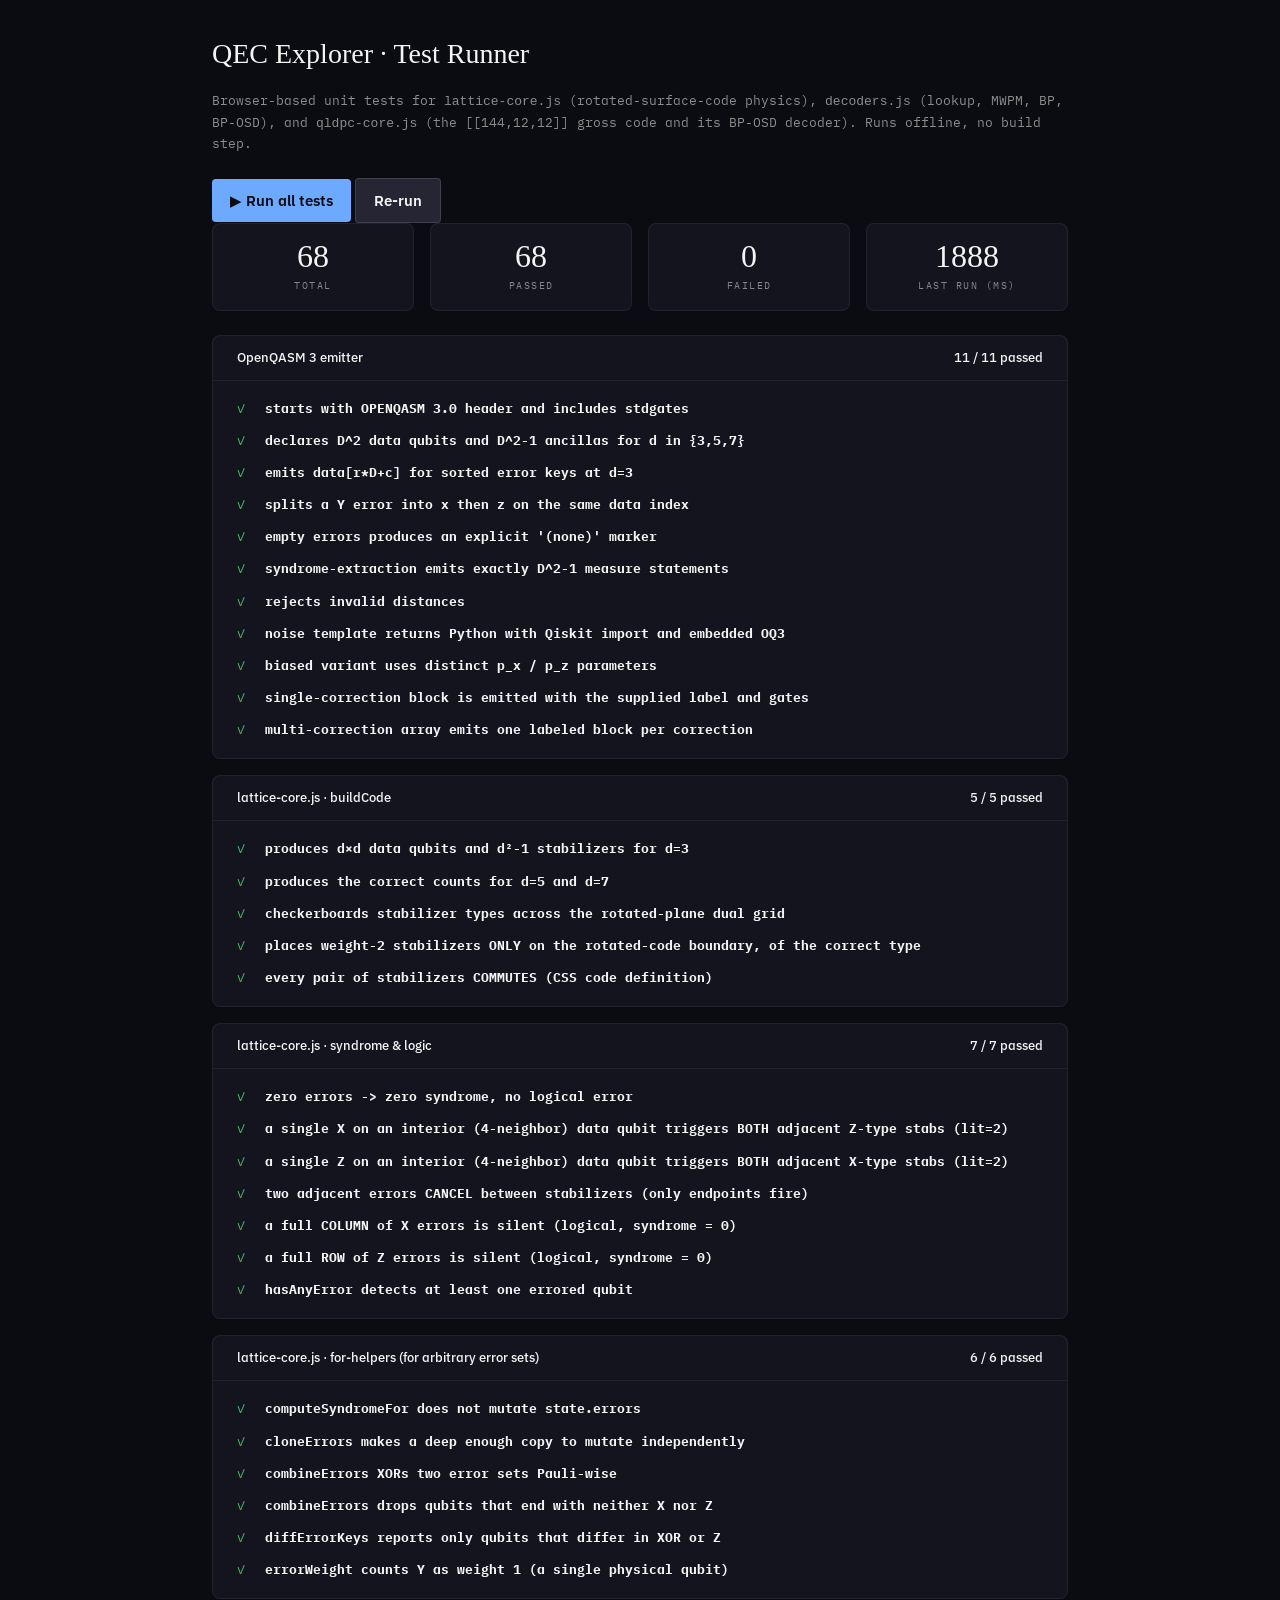
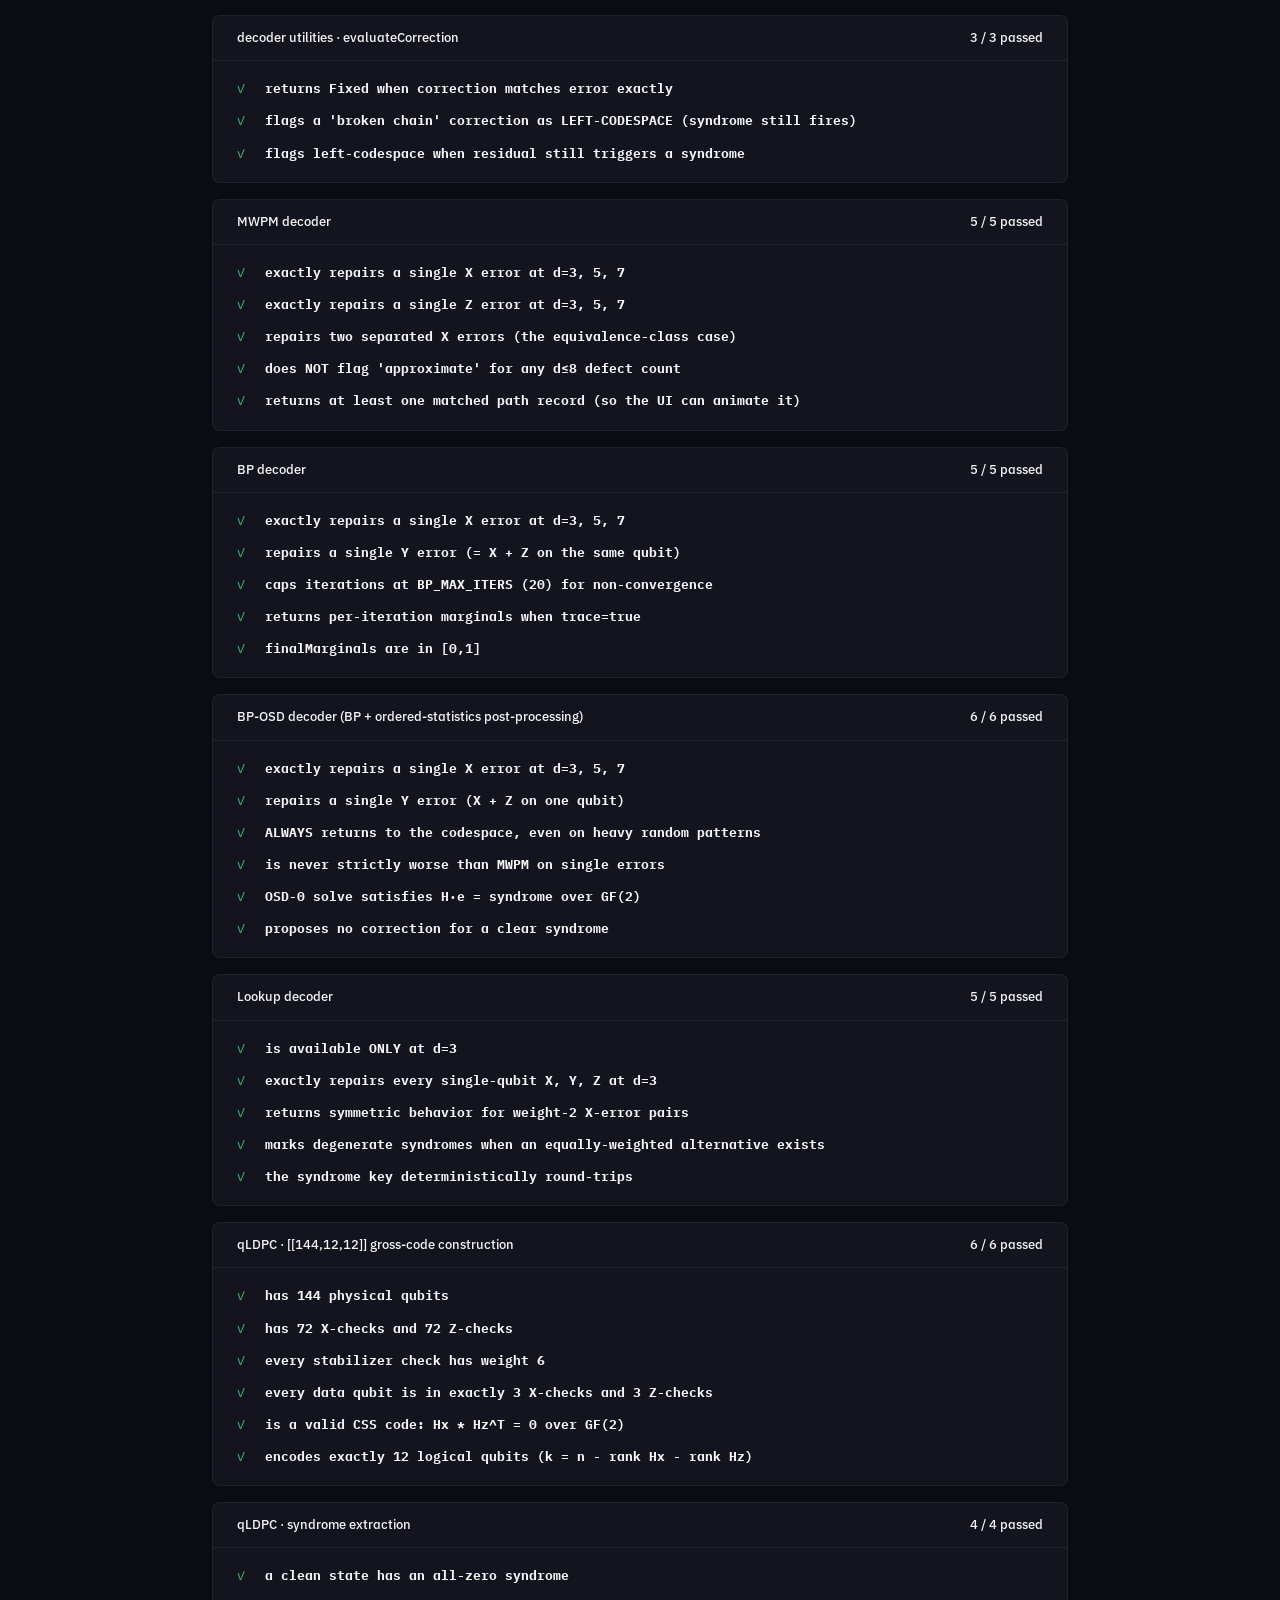
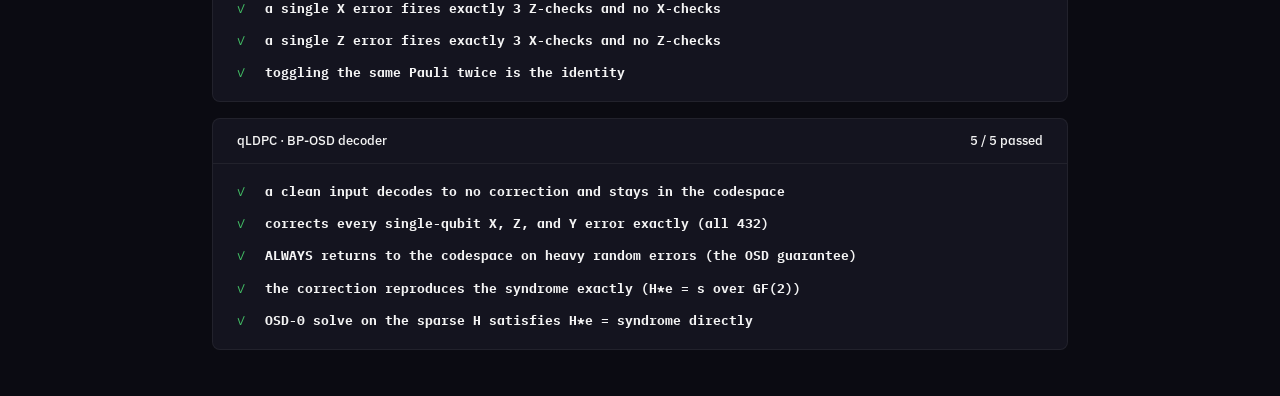
<file: tests/test-runner.html>
<!DOCTYPE html>
<html lang="en">
<head>
<meta charset="UTF-8">
<title>QEC Explorer · Test Runner</title>
<link rel="preconnect" href="https://fonts.googleapis.com">
<link rel="preconnect" href="https://fonts.gstatic.com" crossorigin>
<link href="https://fonts.googleapis.com/css2?family=IBM+Plex+Mono:wght@400;500&family=IBM+Plex+Sans:wght@400;500;600&display=swap" rel="stylesheet">
<link rel="stylesheet" href="../assets/theme.css">
<link rel="stylesheet" href="../assets/qec-modal.css">
<style>
  body { padding: var(--space-6); max-width: 920px; margin: 0 auto; }
  h1 { font-family: var(--font-display); font-weight: 400; font-size: 28px; margin-bottom: var(--space-4); }
  .meta { color: var(--text-tertiary); font-family: var(--font-mono); font-size: 13px; margin-bottom: var(--space-5); }
  .summary { display: grid; grid-template-columns: repeat(4, 1fr); gap: var(--space-4); margin-bottom: var(--space-5); }
  .summary .stat { background: var(--surface-1); border: 1px solid var(--border-subtle); border-radius: var(--radius-md); padding: var(--space-4); text-align: center; }
  .summary .v { font-family: var(--font-display); font-size: 32px; color: var(--text-primary); line-height: 1; }
  .summary .k { font-family: var(--font-mono); font-size: 10px; letter-spacing: 1.5px; text-transform: uppercase; color: var(--text-hint); margin-top: 6px; }
  #results { font-family: var(--font-mono); font-size: 13px; }
  #results .group { margin: var(--space-4) 0; border: 1px solid var(--border-subtle); border-radius: var(--radius-md); background: var(--surface-1); }
  #results .group-head { padding: var(--space-3) var(--space-5); border-bottom: 1px solid var(--border-subtle); font-family: var(--font-sans); font-weight: 500; display: flex; justify-content: space-between; }
  #results .group-body { padding: var(--space-3) var(--space-5); }
  #results .test { padding: 6px 0; display: grid; grid-template-columns: 20px 1fr; gap: 8px; }
  #results .test.pass .mark { color: var(--success); }
  #results .test.fail .mark { color: var(--danger); font-weight: 700; }
  #results .test.skip .mark { color: var(--text-hint); }
  #results .test .name b { color: var(--text-primary); }
  #results .test .name small { color: var(--text-hint); }
  #results .failure-detail { background: var(--danger-bg); color: var(--danger); padding: 8px 12px; border-radius: 4px; margin-top: 4px; font-size: 12px; white-space: pre-wrap; }
  .run-btn { display: inline-block; padding: 10px 18px; background: var(--interactive); color: var(--text-on-color); border: 0; border-radius: var(--radius-sm); font-weight: 600; cursor: pointer; }
  .run-btn:hover { filter: brightness(1.08); }
  .run-btn:focus-visible { outline: 2px solid var(--focus); outline-offset: 2px; }
</style>
</head>
<body>

<h1>QEC Explorer · Test Runner</h1>

<p class="meta">Browser-based unit tests for <code>lattice-core.js</code> (rotated-surface-code physics), <code>decoders.js</code> (lookup, MWPM, BP, BP-OSD), and <code>qldpc-core.js</code> (the [[144,12,12]] gross code and its BP-OSD decoder). Runs offline, no build step.</p>

<p><button class="run-btn" id="runBtn">▶ Run all tests</button>
   <button class="run-btn" id="runBtnAgain" style="background: var(--surface-3); color: var(--text-primary); border: 1px solid var(--border-default);">Re-run</button></p>

<div id="summary" class="summary" aria-live="polite">
  <div class="stat"><div class="v" id="sumTotal">0</div><div class="k">Total</div></div>
  <div class="stat"><div class="v" id="sumPass">0</div><div class="k">Passed</div></div>
  <div class="stat"><div class="v" id="sumFail">0</div><div class="k">Failed</div></div>
  <div class="stat"><div class="v" id="sumMs">0</div><div class="k">Last run (ms)</div></div>
</div>

<div id="results"></div>

<!-- Load the SAME physics and decoders that the production pages use. -->
<script src="../lattice-core.js"></script>
<script src="../decoders.js"></script>
<!-- Module 4 physics: the [[144,12,12]] gross code + its BP-OSD decoder. -->
<script src="../qldpc-core.js"></script>
<!-- Pure OpenQASM 3 emitter shared by the production export buttons. -->
<script src="../assets/qec-openqasm.js"></script>
<!-- Tiny test framework: QECT.describe / it / assert. Must load BEFORE the test
     files because each test file calls QECT.describe(...) at parse time. -->
<script src="./qec-tests.js"></script>
<!-- Load each test file -->
<script src="./openqasm.test.js"></script>
<script src="./syndrome.test.js"></script>
<script src="./decoder.test.js"></script>
<script src="./lookup.test.js"></script>
<script src="./qldpc.test.js"></script>

<!-- Boot -->
<script>
  document.getElementById("runBtn").addEventListener("click", function () { QECT.run(); });
  document.getElementById("runBtnAgain").addEventListener("click", function () { QECT.run(); });
  // auto-run on load (so CI / a researcher can just open the page)
  window.addEventListener("DOMContentLoaded", function () { QECT.run(); });
</script>
</body>
</html>
</file>
<file: assets/theme.css>
/* ============================================================
   QEC EXPLORER - assets/theme.css
   ------------------------------------------------------------
   Shared design system. Loaded by every page in place of the
   inline per-page CSS so colors, typography, and components stay
   consistent as the project grows.

   Design lineage
   ----------------
   Token names and color scale inspired by IBM's Carbon Design
   System (Apache-2.0 / MIT-licensed Token API). All colors are
   tuned for a dark, scientific instrument feel - cool grays,
   a vivid interactive blue, plus domain-specific semantic colors
   for X / Z / Y Pauli errors and syndrome detection.

   Typography: IBM Plex Sans + IBM Plex Mono, served by Google
   Fonts under the SIL Open Font License.

   No external assets, no JS dependency.
   ============================================================ */

/* ------------------------------------------------------------
   1 · Reset + base typography
   ------------------------------------------------------------ */
*, *::before, *::after { box-sizing: border-box; margin: 0; padding: 0; }

html {
  scroll-behavior: smooth;
  /* Honor user motion preference globally */
}
@media (prefers-reduced-motion: reduce) {
  html { scroll-behavior: auto; }
  *, *::before, *::after {
    animation-duration: 0.01ms !important;
    animation-iteration-count: 1 !important;
    transition-duration: 0.01ms !important;
  }
}

body {
  background: var(--surface-bg);
  color: var(--text-primary);
  font-family: var(--font-sans);
  font-size: 15px;
  line-height: 1.55;
  font-feature-settings: "kern" 1, "liga" 1, "ss01" 1;
  -webkit-font-smoothing: antialiased;
  text-rendering: optimizeLegibility;
}

/* ------------------------------------------------------------
   2 · Design tokens (single source of truth)
   ------------------------------------------------------------ */
:root {
  /* Type ---------------------------------------------------- */
  --font-sans: "IBM Plex Sans", system-ui, -apple-system, "Segoe UI", Helvetica, Arial, sans-serif;
  --font-mono: "IBM Plex Mono", ui-monospace, "SF Mono", Menlo, Consolas, monospace;
  --font-display: "IBM Plex Serif", Georgia, "Times New Roman", serif;

  /* Surfaces ------------------------------------------------ */
  --surface-bg: #0b0b12;          /* page background */
  --surface-1: #14141f;           /* cards */
  --surface-2: #1c1c2a;           /* nested surfaces */
  --surface-3: #252533;           /* hover, wells */
  --surface-raised: #181823;      /* raised cards */
  --surface-overlay: rgba(11, 11, 18, 0.82); /* sticky bar */

  /* Borders ------------------------------------------------- */
  --border-subtle: rgba(255, 255, 255, 0.06);
  --border-default: rgba(255, 255, 255, 0.12);
  --border-strong: rgba(255, 255, 255, 0.24);

  /* Text ---------------------------------------------------- */
  --text-primary: #f4f4f4;
  --text-secondary: #c6c6c6;
  --text-tertiary: #8d8d8d;
  /* --text-hint lightened from #6f6f7f to meet WCAG 2.1 AA (>= 4.5:1) for
     small hint text on the common surfaces: 5.39 on --surface-bg, 5.02 on
     --surface-1, 4.62 on --surface-2. Kept a slight cool tint so it stays
     visually distinct from the neutral --text-tertiary tier. */
  --text-hint: #858592;
  /* Disabled text is exempt from WCAG contrast minimums by design. */
  --text-disabled: #525252;
  --text-on-color: #0b0b12;

  /* Brand / interactive ------------------------------------- */
  --interactive: #6daaff;
  --interactive-hover: #97c1ff;
  --interactive-active: #4589ff;
  --focus: #6daaff;

  /* Semantic status ---------------------------------------- */
  --success: #42be65;
  --success-bg: rgba(66, 190, 101, 0.12);
  --warning: #f1c21b;
  --warning-bg: rgba(241, 194, 27, 0.12);
  --danger:  #ff8389;
  --danger-bg: rgba(255, 131, 137, 0.12);
  --info:    #4589ff;
  --info-bg: rgba(69, 137, 255, 0.10);

  /* Quantum-domain colors (preserved semantics) ------------ */
  --pauli-x:    #ff8389;   /* bit-flip */
  --pauli-z:    #4589ff;   /* phase-flip */
  --pauli-y:    #f1c21b;   /* both */
  --stab-z:     #08bdba;   /* Z-detector, catches X */
  --stab-x:     #d12771;   /* X-detector, catches Z */
  --syndrome:   #a56eff;   /* lit detector */
  --qubit-rest: #39394a;
  --qubit-stroke: #62628a;

  /* Legacy aliases (existing pages may use --purple etc.) -- */
  --purple: var(--syndrome);
  --coral:  var(--pauli-x);
  --blue:   var(--pauli-z);
  --gold:   var(--warning);
  --teal:   var(--stab-z);
  --pink:   var(--stab-x);
  --green:  var(--success);
  --red:    var(--danger);
  --bg:     var(--surface-bg);
  --s1:     var(--surface-1);
  --s2:     var(--surface-2);
  --s3:     var(--surface-3);
  --bdr:    var(--border-subtle);
  --bdr2:   var(--border-default);
  --txt:    var(--text-primary);
  --dim:    var(--text-secondary);
  --hint:   var(--text-hint);

  /* Geometry ------------------------------------------------ */
  --radius-sm: 4px;
  --radius-md: 8px;
  --radius-lg: 12px;
  --radius-pill: 999px;

  /* 8px spacing scale */
  --space-1: 4px;
  --space-2: 8px;
  --space-3: 12px;
  --space-4: 16px;
  --space-5: 24px;
  --space-6: 32px;
  --space-7: 48px;
  --space-8: 64px;

  /* Layout -------------------------------------------------- */
  --max-w: 1280px;
  --max-w-prose: 760px;

  /* Z-index scale */
  --z-sticky: 50;
  --z-overlay: 80;
  --z-popover: 90;
  --z-toast: 100;
}

/* ------------------------------------------------------------
   3 · Global element defaults
   ------------------------------------------------------------ */
a {
  color: var(--interactive);
  text-decoration: none;
  transition: color 120ms ease;
}
a:hover { color: var(--interactive-hover); }
a:focus-visible {
  outline: 2px solid var(--focus);
  outline-offset: 2px;
  border-radius: 2px;
}

button, input, select, textarea {
  font: inherit;
  color: inherit;
}

::selection { background: rgba(109, 170, 255, 0.30); color: var(--text-primary); }

/* ------------------------------------------------------------
   4 · Reusable components
   ------------------------------------------------------------ */

/* --- Top bar --- */
.topbar {
  position: sticky;
  top: 0;
  z-index: var(--z-sticky);
  display: flex;
  align-items: center;
  justify-content: space-between;
  gap: var(--space-5);
  padding: var(--space-4) var(--space-6);
  background: var(--surface-overlay);
  backdrop-filter: blur(12px);
  -webkit-backdrop-filter: blur(12px);
  border-bottom: 1px solid var(--border-subtle);
}
.brand {
  font-family: var(--font-display);
  font-size: 22px;
  font-weight: 400;
  letter-spacing: -0.005em;
  color: var(--text-primary);
}
.brand em {
  font-style: italic;
  color: var(--syndrome);
}
.brand .module {
  font-family: var(--font-mono);
  font-size: 10px;
  letter-spacing: 2px;
  color: var(--text-tertiary);
  text-transform: uppercase;
  margin-left: var(--space-3);
}
.topbar a, .topbar .link {
  color: var(--text-secondary);
  font-size: 13px;
  text-decoration: none;
  transition: color 120ms ease;
}
.topbar a:hover, .topbar .link:hover { color: var(--text-primary); }
.topbar .links { display: flex; gap: var(--space-5); }

/* --- Project ribbon --- */
.project-strip {
  max-width: var(--max-w);
  margin: var(--space-5) auto 0;
  padding: 0 var(--space-6);
}
.project-strip-inner {
  display: flex;
  align-items: center;
  gap: var(--space-4);
  flex-wrap: wrap;
  padding: 12px 18px;
  background:
    linear-gradient(90deg, rgba(165, 110, 255, 0.10), rgba(8, 189, 186, 0.06)),
    var(--surface-1);
  border: 1px solid var(--border-subtle);
  border-radius: var(--radius-md);
}
.project-strip .crumb {
  font-family: var(--font-mono);
  font-size: 10px;
  letter-spacing: 2px;
  text-transform: uppercase;
  color: var(--syndrome);
  white-space: nowrap;
}
.project-strip .crumb b {
  color: var(--text-primary);
  font-weight: 500;
}
.project-strip .steps {
  display: flex;
  align-items: center;
  gap: var(--space-2);
  flex-wrap: wrap;
  font-size: 12px;
  color: var(--text-secondary);
}
.project-strip .pill {
  font-size: 11px;
  padding: 3px 10px;
  border-radius: var(--radius-pill);
  border: 1px solid var(--border-default);
  white-space: nowrap;
  text-decoration: none;
  color: var(--text-secondary);
  transition: all 150ms ease;
}
.project-strip .pill:hover {
  border-color: var(--interactive);
  color: var(--text-primary);
}
.project-strip .pill.now {
  background: var(--syndrome);
  border-color: var(--syndrome);
  color: var(--text-on-color);
  font-weight: 600;
}
.project-strip .pill.soon { color: var(--text-hint); }
.project-strip .arrow { color: var(--text-hint); }

/* --- Page wrap --- */
.wrap {
  max-width: var(--max-w);
  margin: 0 auto;
  padding: var(--space-6) var(--space-6) var(--space-8);
}

/* --- Lead / hero text block --- */
.lead { margin-bottom: var(--space-6); max-width: 760px; }
.lead .eyebrow {
  font-family: var(--font-mono);
  font-size: 10px;
  letter-spacing: 4px;
  text-transform: uppercase;
  color: var(--syndrome);
  margin-bottom: 12px;
}
.lead h1, .hero h1 {
  font-family: var(--font-display);
  font-size: clamp(32px, 5vw, 52px);
  line-height: 1.05;
  font-weight: 400;
  letter-spacing: -0.015em;
  margin-bottom: 14px;
}
.lead h1 em, .hero h1 em {
  font-style: italic;
  color: var(--syndrome);
}
.lead p {
  color: var(--text-secondary);
  font-size: 16.5px;
  font-weight: 300;
  line-height: 1.7;
}

/* --- Panels / cards --- */
.panel {
  background: var(--surface-1);
  border: 1px solid var(--border-subtle);
  border-radius: var(--radius-md);
  padding: var(--space-5);
}
.panel h3 {
  font-family: var(--font-mono);
  font-size: 11px;
  letter-spacing: 2px;
  text-transform: uppercase;
  color: var(--syndrome);
  margin-bottom: var(--space-4);
}
.panel h3.alt { color: var(--pauli-x); }

/* --- Segmented / tab buttons --- */
.seg {
  display: flex;
  gap: 6px;
  flex-wrap: wrap;
  margin-bottom: var(--space-4);
}
.seg button {
  flex: 1;
  min-width: 60px;
  padding: 9px 12px;
  background: var(--surface-2);
  border: 1px solid var(--border-subtle);
  border-radius: var(--radius-sm);
  color: var(--text-secondary);
  font-family: var(--font-mono);
  font-size: 12px;
  cursor: pointer;
  transition: all 150ms ease;
}
.seg button:hover {
  border-color: var(--border-default);
  color: var(--text-primary);
}
.seg button:focus-visible {
  outline: 2px solid var(--focus);
  outline-offset: 2px;
}
.seg button.on { color: var(--text-on-color); font-weight: 600; }
.seg button.on[data-v="X"]   { background: var(--pauli-x); border-color: var(--pauli-x); }
.seg button.on[data-v="Z"]   { background: var(--pauli-z); border-color: var(--pauli-z); }
.seg button.on[data-v="Y"]   { background: var(--pauli-y); border-color: var(--pauli-y); }

/* --- Primary / secondary buttons --- */
.btn, button.btn {
  width: 100%;
  padding: 10px 14px;
  background: var(--surface-2);
  border: 1px solid var(--border-default);
  border-radius: var(--radius-sm);
  color: var(--text-primary);
  font-family: var(--font-sans);
  font-size: 13px;
  font-weight: 500;
  cursor: pointer;
  transition: all 150ms ease;
  margin-top: 6px;
}
.btn:hover {
  border-color: var(--interactive);
  background: var(--surface-3);
}
.btn:focus-visible {
  outline: 2px solid var(--focus);
  outline-offset: 2px;
}
.btn:disabled { opacity: 0.5; cursor: not-allowed; }
.btn.primary {
  background: var(--interactive);
  border-color: var(--interactive);
  color: var(--text-on-color);
  font-weight: 600;
}
.btn.primary:hover { filter: brightness(1.08); }
.btn.danger:hover { border-color: var(--danger); }

/* --- Form controls --- */
input[type=range] {
  width: 100%;
  appearance: none;
  -webkit-appearance: none;
  height: 4px;
  border-radius: 2px;
  background: var(--surface-3);
  outline: none;
  cursor: pointer;
  margin: var(--space-1) 0;
}
input[type=range]::-webkit-slider-thumb {
  -webkit-appearance: none;
  width: 16px;
  height: 16px;
  border-radius: 50%;
  background: var(--interactive);
  border: 2px solid var(--surface-bg);
  cursor: pointer;
}
input[type=range]::-moz-range-thumb {
  width: 16px;
  height: 16px;
  border-radius: 50%;
  background: var(--interactive);
  border: 2px solid var(--surface-bg);
  cursor: pointer;
}
input[type=range]:focus-visible { outline: 2px solid var(--focus); outline-offset: 4px; }
input[type=number], input[type=text], select, textarea {
  width: 100%;
  padding: 8px 10px;
  background: var(--surface-2);
  border: 1px solid var(--border-default);
  border-radius: var(--radius-sm);
  color: var(--text-primary);
  font-family: var(--font-mono);
  font-size: 13px;
}
input[type=number]:focus, input[type=text]:focus, select:focus, textarea:focus {
  outline: 2px solid var(--focus);
  outline-offset: 1px;
  border-color: var(--border-default);
}

/* --- Inline labels for controls --- */
.ctrl-label, .lbl {
  font-size: 12px;
  color: var(--text-secondary);
  margin: var(--space-4) 0 var(--space-2);
  display: flex;
  justify-content: space-between;
  align-items: baseline;
}
.ctrl-label span, .lbl span {
  font-family: var(--font-mono);
  color: var(--text-primary);
  font-size: 12px;
}
.muted { color: var(--text-hint); }

/* --- Status badges --- */
.badge {
  display: inline-block;
  padding: 5px 11px;
  font-family: var(--font-mono);
  font-size: 11px;
  letter-spacing: 0.4px;
  font-weight: 600;
  border-radius: var(--radius-sm);
}
.badge.fixed   { background: var(--success-bg); color: var(--success); border: 1px solid var(--success); }
.badge.failed  { background: var(--danger-bg);  color: var(--danger);  border: 1px solid var(--danger); }
.badge.idle    { background: var(--surface-3);  color: var(--text-tertiary); border: 1px solid var(--border-default); }

/* --- Lattice (SVG) elements --- */
.lattice-qubit-clean  { fill: var(--qubit-rest);   stroke: var(--qubit-stroke); stroke-width: 1.5; }
.lattice-qubit-x      { fill: var(--pauli-x);      stroke: var(--pauli-x); }
.lattice-qubit-z      { fill: var(--pauli-z);      stroke: var(--pauli-z); }
.lattice-qubit-y      { fill: var(--pauli-y);      stroke: var(--pauli-y); }
.lattice-bond         { stroke: var(--border-default); stroke-width: 1.5; fill: none; }
.lattice-stab-quiet   { fill-opacity: 0.10; stroke-width: 1; }
.lattice-stab-z       { stroke: var(--stab-z); }
.lattice-stab-x       { stroke: var(--stab-x); }
.lattice-stab-fired   { fill: var(--syndrome); fill-opacity: 0.55; stroke: var(--syndrome); }
.lattice-text         { font-family: var(--font-mono); fill: var(--text-primary); }

/* --- Contact / feedback --- */
.contact {
  max-width: var(--max-w);
  margin: var(--space-8) auto 0;
  padding: var(--space-6);
  background: var(--surface-1);
  border: 1px solid var(--border-subtle);
  border-radius: var(--radius-lg);
  text-align: center;
}
.contact h2 {
  font-family: var(--font-display);
  font-size: 21px;
  font-weight: 500;
  color: var(--text-primary);
  margin: 0 0 10px;
}
.contact p {
  max-width: 560px;
  margin: 0 auto 10px;
  color: var(--text-secondary);
  font-size: 15px;
  line-height: 1.7;
}
.contact p:last-of-type { margin-bottom: 0; }
.contact .contact-email {
  display: inline-block;
  margin-top: 6px;
  font-family: var(--font-mono);
  font-size: 15px;
  color: var(--syndrome);
  border-bottom: 1px solid var(--border-default);
  padding-bottom: 1px;
}
.contact .contact-email:hover { color: var(--text-primary); border-color: var(--syndrome); }

/* --- Footer --- */
footer {
  max-width: var(--max-w);
  margin: 0 auto;
  padding: var(--space-6) var(--space-6);
  border-top: 1px solid var(--border-subtle);
  color: var(--text-hint);
  font-size: 12.5px;
  line-height: 1.7;
  text-align: center;
}
footer a { color: var(--text-tertiary); border-bottom: 1px solid var(--border-subtle); }
footer a:hover { color: var(--text-primary); }

/* ------------------------------------------------------------
   5 · Utility classes
   ------------------------------------------------------------ */
.sr-only {
  position: absolute; width: 1px; height: 1px; padding: 0; margin: -1px;
  overflow: hidden; clip: rect(0 0 0 0); white-space: nowrap; border: 0;
}
.hide { display: none !important; }

/* --- Toast (used by most pages) --- */
.toast {
  position: fixed;
  bottom: var(--space-6);
  left: 50%;
  transform: translateX(-50%) translateY(20px);
  background: var(--surface-3);
  border: 1px solid var(--border-default);
  color: var(--text-primary);
  padding: 12px 22px;
  border-radius: var(--radius-md);
  font-size: 13.5px;
  opacity: 0;
  pointer-events: none;
  transition: opacity 240ms ease, transform 240ms ease;
  z-index: var(--z-toast);
  max-width: 90vw;
  text-align: center;
}
.toast.show { opacity: 1; transform: translateX(-50%) translateY(0); }
.toast b { color: var(--syndrome); }

/* --- Note paragraphs --- */
.note {
  font-size: 12px;
  color: var(--text-hint);
  line-height: 1.5;
  margin-top: 14px;
  padding-top: 14px;
  border-top: 1px solid var(--border-subtle);
}
.note b { color: var(--text-secondary); font-weight: 500; }

/* --- Status ribbon directly below interactive widgets --- */
.ribbon {
  margin-top: var(--space-4);
  background: var(--surface-2);
  border: 1px solid var(--border-subtle);
  border-radius: var(--radius-md);
  padding: var(--space-4);
  font-size: 13.5px;
  color: var(--text-secondary);
  line-height: 1.55;
  min-height: 54px;
}
.ribbon b { color: var(--text-primary); font-weight: 500; }
.ribbon .tag {
  font-family: var(--font-mono);
  font-size: 10px;
  letter-spacing: 1px;
  text-transform: uppercase;
  color: var(--syndrome);
  margin-right: 8px;
}

/* ------------------------------------------------------------
   6 · Print styles
   ------------------------------------------------------------ */
@media print {
  body { background: #fff; color: #000; }
  .topbar, .topbar a, .embed-tools, .project-strip, .next-card, .embed-credit, footer, .no-print { display: none !important; }
  .panel { break-inside: avoid; border-color: #999; }
}
</file>
<file: assets/qec-modal.css>
/* ------------------------------------------------------------
   QEC EXPLORER - assets/qec-modal.css
   Modal/cheat-sheet styles, layered on top of theme.css.
   ------------------------------------------------------------ */
.qec-modal {
  position: fixed;
  inset: 0;
  background: rgba(11, 11, 18, 0.72);
  z-index: var(--z-overlay);
  display: none;
  align-items: center;
  justify-content: center;
  padding: var(--space-5);
  backdrop-filter: blur(4px);
  -webkit-backdrop-filter: blur(4px);
}
/* Visible state. The keyboard cheat-sheet opens via `.show`; the export
   dialogs (OpenQASM / Qiskit template) open via `.open`. Support both so
   every modal that toggles either class actually renders. */
.qec-modal.show,
.qec-modal.open { display: flex; }
.qec-modal-card {
  background: var(--surface-1);
  border: 1px solid var(--border-default);
  border-radius: var(--radius-lg);
  padding: var(--space-6);
  max-width: 540px;
  width: 100%;
  max-height: 80vh;
  overflow: auto;
  box-shadow: 0 20px 60px rgba(0, 0, 0, 0.6);
}
.qec-modal-card h3 {
  font-family: var(--font-display);
  font-weight: 400;
  font-size: 22px;
  margin-bottom: var(--space-4);
  color: var(--text-primary);
}
.qec-modal-card .row {
  display: flex;
  align-items: center;
  justify-content: space-between;
  gap: var(--space-4);
  padding: 8px 0;
  border-bottom: 1px solid var(--border-subtle);
  font-size: 14px;
  color: var(--text-secondary);
}
.qec-modal-card .row:last-child { border-bottom: none; }
.qec-modal-card kbd {
  display: inline-block;
  padding: 3px 8px;
  font-family: var(--font-mono);
  font-size: 12px;
  background: var(--surface-3);
  border: 1px solid var(--border-default);
  border-bottom-width: 2px;
  border-radius: 4px;
  color: var(--text-primary);
  white-space: nowrap;
}
.qec-modal-card .hint {
  margin-top: var(--space-4);
  font-size: 12.5px;
  color: var(--text-hint);
}
</file>
